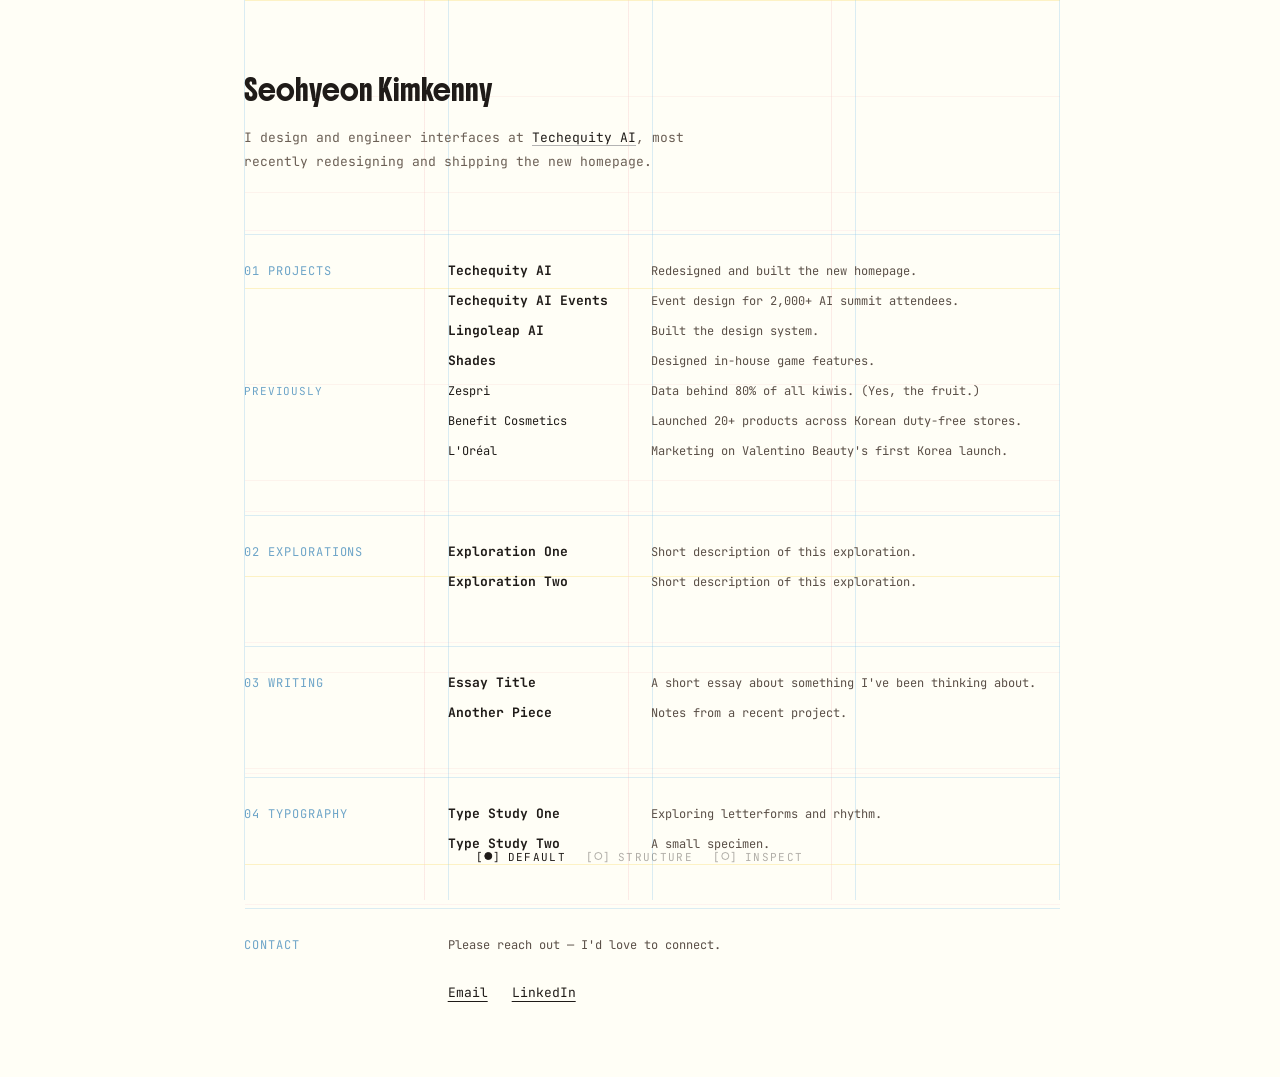
<file: index.html>
<!DOCTYPE html>
<html lang="en">
<head>
  <meta charset="UTF-8" />
  <meta name="viewport" content="width=device-width, initial-scale=1.0" />
  <title>Seohyeon Kimkenny</title>
  <link rel="preconnect" href="https://fonts.googleapis.com">
  <link rel="preconnect" href="https://fonts.gstatic.com" crossorigin>
  <link href="https://fonts.googleapis.com/css2?family=Boldonse&family=JetBrains+Mono:wght@400;700&family=Instrument+Serif:ital@0;1&display=swap" rel="stylesheet">
  <link rel="stylesheet" href="style.css" />
</head>
<body>
  <div class="grid-bg"></div>

  <main class="container">
    <!-- content rendered from kimkenny.md by JS -->
  </main>

  <!-- Structure-mode meta labels (only visible when body.structure-mode) -->
  <div class="structure-overlay" aria-hidden="true">
    <div class="meta meta-system">840 max · 4-col</div>

    <!-- column dividers (sky verticals) -->
    <div class="meta meta-col meta-col-1">01</div>
    <div class="meta meta-col meta-col-2">02</div>
    <div class="meta meta-col meta-col-3">03</div>
    <div class="meta meta-col meta-col-4">04</div>

    <!-- horizontal rhythm label (right edge) -->
    <div class="meta meta-rhythm meta-rhythm-1">24 BASE</div>

    <!-- type info (left edge, top) -->
    <div class="meta meta-type meta-type-h1">H1 · BOLDONSE 20/24</div>
    <div class="meta meta-type meta-type-body">BODY · MONO 13/24</div>

    <!-- color tokens (bottom center) -->
    <div class="meta meta-tokens">
      <span><i class="sw" style="background:#6ea5c8"></i>#6ea5c8</span>
      <span><i class="sw" style="background:#e64b82"></i>#e64b82</span>
      <span><i class="sw" style="background:#1f1b18"></i>#1f1b18</span>
      <span><i class="sw" style="background:#fdfdf8;border:1px solid rgba(0,0,0,0.1)"></i>#fdfdf8</span>
    </div>
  </div>

  <!-- Inspect-mode markdown view (rendered from kimkenny.md by JS) -->
  <div class="inspect-view" aria-hidden="true">
    <div class="inspect-header">
      <span class="inspect-file">kimkenny.md</span>
      <span class="inspect-meta">UTF-8 / Markdown</span>
    </div>
    <pre class="inspect-code"><code></code></pre>
  </div>

  <!-- Mode toggle -->
  <div class="mode-toggle" role="tablist" aria-label="View mode">
    <button class="mode-btn is-active" data-mode="default" type="button">
      <span class="mode-indicator">[<i class="mode-dot"></i>]</span>
      <span class="mode-label">Default</span>
    </button>
    <button class="mode-btn" data-mode="structure" type="button">
      <span class="mode-indicator">[<i class="mode-dot"></i>]</span>
      <span class="mode-label">Structure</span>
    </button>
    <button class="mode-btn" data-mode="inspect" type="button">
      <span class="mode-indicator">[<i class="mode-dot"></i>]</span>
      <span class="mode-label">Inspect</span>
    </button>
  </div>

  <script>
    (function () {
      var body = document.body;

      /* ----- mode toggle ----- */
      var btns = document.querySelectorAll('.mode-btn');
      btns.forEach(function (btn) {
        btn.addEventListener('click', function () {
          var mode = btn.getAttribute('data-mode');
          btns.forEach(function (b) { b.classList.toggle('is-active', b === btn); });
          body.classList.toggle('structure-mode', mode === 'structure');
          body.classList.toggle('inspect-mode', mode === 'inspect');
        });
      });

      /* ----- markdown rendering from kimkenny.md ----- */

      // escape HTML special chars
      function esc(s) {
        return s.replace(/&/g, '&amp;').replace(/</g, '&lt;').replace(/>/g, '&gt;');
      }

      // inline markdown — links + bold
      function inline(s) {
        // bold-link: **[text](url)** → <strong><a>text</a></strong>
        s = s.replace(/\*\*\[([^\]]+)\]\(([^)]+)\)\*\*/g, function (_, text, url) {
          var attr = url === '#' ? '' : ' target="_blank" rel="noopener"';
          return '<strong><a href="' + url + '"' + attr + '">' + text + '</a></strong>';
        });
        // link: [text](url)
        s = s.replace(/\[([^\]]+)\]\(([^)]+)\)/g, function (_, text, url) {
          var attr = (url === '#' || url.startsWith('mailto:')) ? '' : ' target="_blank" rel="noopener"';
          return '<a href="' + url + '"' + attr + '">' + text + '</a>';
        });
        // bold: **text**
        s = s.replace(/\*\*([^*]+)\*\*/g, '<strong>$1</strong>');
        return s;
      }

      // parse markdown into structured sections for the portfolio render
      // structure: { intro, sections: [{ id, title, subLabel?, items: [{title, desc, earlier}] }] , contact }
      function parseMd(md) {
        var lines = md.split('\n');
        var data = { intro: { title: '', tagline: '' }, sections: [], contact: null };
        var i = 0;
        var section = null;
        var inEarlier = false;

        while (i < lines.length) {
          var line = lines[i];

          // h1 — intro title
          if (/^#\s+/.test(line)) {
            data.intro.title = line.replace(/^#\s+/, '').trim();
            // next non-empty line is tagline (may span multiple lines until blank)
            i++;
            while (i < lines.length && lines[i].trim() === '') i++;
            var tag = '';
            while (i < lines.length && lines[i].trim() !== '' && !/^#/.test(lines[i]) && !/^---/.test(lines[i])) {
              tag += (tag ? ' ' : '') + lines[i].trim();
              i++;
            }
            data.intro.tagline = tag;
            continue;
          }

          // hr
          if (/^---\s*$/.test(line)) { i++; continue; }

          // h2 — start a new section
          if (/^##\s+/.test(line)) {
            var title = line.replace(/^##\s+/, '').trim();
            section = { title: title, subLabel: null, items: [] };
            data.sections.push(section);
            inEarlier = false;
            // contact section is special
            if (/^contact$/i.test(title)) {
              data.contact = { line: '', links: [] };
              i++;
              // capture contact line + links
              while (i < lines.length && !/^---\s*$/.test(lines[i]) && !/^##\s+/.test(lines[i])) {
                var cl = lines[i].trim();
                if (cl && !cl.startsWith('#') && !data.contact.line && !cl.startsWith('[')) {
                  data.contact.line = cl;
                } else if (cl.includes('[')) {
                  // parse contact links: [Email](mailto:...) · [LinkedIn](#)
                  var re = /\[([^\]]+)\]\(([^)]+)\)/g;
                  var m;
                  while ((m = re.exec(cl)) !== null) {
                    data.contact.links.push({ text: m[1], url: m[2] });
                  }
                }
                i++;
              }
              continue;
            }
            i++;
            continue;
          }

          // h3 — sub-label (e.g., Earlier)
          if (/^###\s+/.test(line)) {
            if (section) section.subLabel = line.replace(/^###\s+/, '').trim();
            inEarlier = true;
            i++;
            continue;
          }

          // list item: - **[text](url)** — desc   OR   - text — desc
          var li = line.match(/^-\s+(.+)$/);
          if (li && section) {
            var rest = li[1];
            // try bold-link form: **[title](url)** [(highlight)] — desc
            var m = rest.match(/^\*\*\[([^\]]+)\]\(([^)]+)\)\*\*(\s*\(highlight\))?\s*[—-]\s*(.+)$/);
            if (m) {
              section.items.push({ title: m[1], url: m[2], desc: m[4], earlier: inEarlier, highlight: !!m[3] });
            } else {
              // plain form: title — desc
              var m2 = rest.match(/^([^—\-]+?)\s*[—-]\s*(.+)$/);
              if (m2) {
                section.items.push({ title: m2[1].trim(), url: '#', desc: m2[2].trim(), earlier: inEarlier });
              }
            }
            i++;
            continue;
          }

          i++;
        }

        return data;
      }

      // render parsed data into the .container (default/structure modes)
      function renderPortfolio(data) {
        var c = document.querySelector('main.container');
        if (!c) return;
        var html = '';

        // intro
        html += '<section class="intro">';
        html += '<h1>' + esc(data.intro.title) + '</h1>';
        html += '<p class="tagline">' + inline(esc(data.intro.tagline)) + '</p>';
        html += '</section>';

        // sections (excluding contact, which we render last)
        data.sections.forEach(function (s) {
          if (data.contact && /^contact$/i.test(s.title)) return;
          html += '<hr />';
          html += '<section class="block">';
          html += '<div class="block-label">' + esc(s.title) + '</div>';
          if (s.subLabel) {
            html += '<div class="block-label sub-label">' + esc(s.subLabel) + '</div>';
          }
          html += '<ul class="items">';
          s.items.forEach(function (it) {
            var titleClass = 'item-title' + (it.earlier ? ' earlier-item' : '');
            var isInternal = it.url === '#' || it.url.endsWith('.html') || it.url.startsWith('/');
            var attr = isInternal ? '' : ' target="_blank" rel="noopener"';
            var hlClass = it.highlight ? ' class="item-highlight"' : '';
            html += '<li><a href="' + it.url + '"' + attr + hlClass + '>';
            html += '<span class="' + titleClass + '">' + esc(it.title) + '</span>';
            html += '<span class="item-desc">' + esc(it.desc) + '</span>';
            html += '</a></li>';
          });
          html += '</ul></section>';
        });

        // contact
        if (data.contact) {
          html += '<hr />';
          html += '<section class="block contact">';
          html += '<div class="block-label">Contact</div>';
          html += '<div class="contact-content">';
          html += '<p class="contact-line">' + esc(data.contact.line) + '</p>';
          html += '<ul class="contact-links">';
          data.contact.links.forEach(function (lk) {
            var attr = (lk.url === '#' || lk.url.startsWith('mailto:')) ? '' : ' target="_blank" rel="noopener"';
            html += '<li><a href="' + lk.url + '"' + attr + '">' + esc(lk.text) + '</a></li>';
          });
          html += '</ul></div></section>';
        }

        c.innerHTML = html;
      }

      // render raw markdown into the inspect view with line numbers + syntax tints
      function renderInspect(md) {
        var code = document.querySelector('.inspect-code code');
        if (!code) return;
        var lines = md.split('\n');
        var html = '';
        lines.forEach(function (raw, idx) {
          var n = String(idx + 1).padStart(2, ' ');
          var line = raw;
          var cls = '';
          if (/^#\s+/.test(line)) cls = 'md-h1';
          else if (/^##\s+/.test(line)) cls = 'md-h2';
          else if (/^###\s+/.test(line)) cls = 'md-h3';
          else if (/^---\s*$/.test(line)) cls = 'md-hr';

          // escape html in the raw line first
          var escLine = esc(line);

          // inline tints — color **bold-link** and [link](url) parts
          escLine = escLine.replace(/\*\*\[[^\]]+\]\([^)]+\)\*\*/g, function (m) {
            return '<span class="md-strong">' + m + '</span>';
          });
          escLine = escLine.replace(/(?<!\*)\[[^\]]+\]\([^)]+\)/g, function (m) {
            return '<span class="md-link">' + m + '</span>';
          });

          var content = cls ? '<span class="' + cls + '">' + escLine + '</span>' : escLine;
          html += '<span class="ln">' + n + '</span>' + content + '\n';
        });
        code.innerHTML = html;
      }

      // fetch the markdown source and render both views
      fetch('kimkenny.md', { cache: 'no-cache' })
        .then(function (r) {
          if (!r.ok) throw new Error('Failed to load kimkenny.md');
          return r.text();
        })
        .then(function (md) {
          var data = parseMd(md);
          renderPortfolio(data);
          renderInspect(md);
        })
        .catch(function (err) {
          var c = document.querySelector('main.container');
          if (c) c.innerHTML = '<section class="intro"><h1>Loading…</h1><p class="tagline">If this persists, this site needs to be served over http (not file://).</p></section>';
          console.error(err);
        });
    })();
  </script>
</body>
</html>
</file>
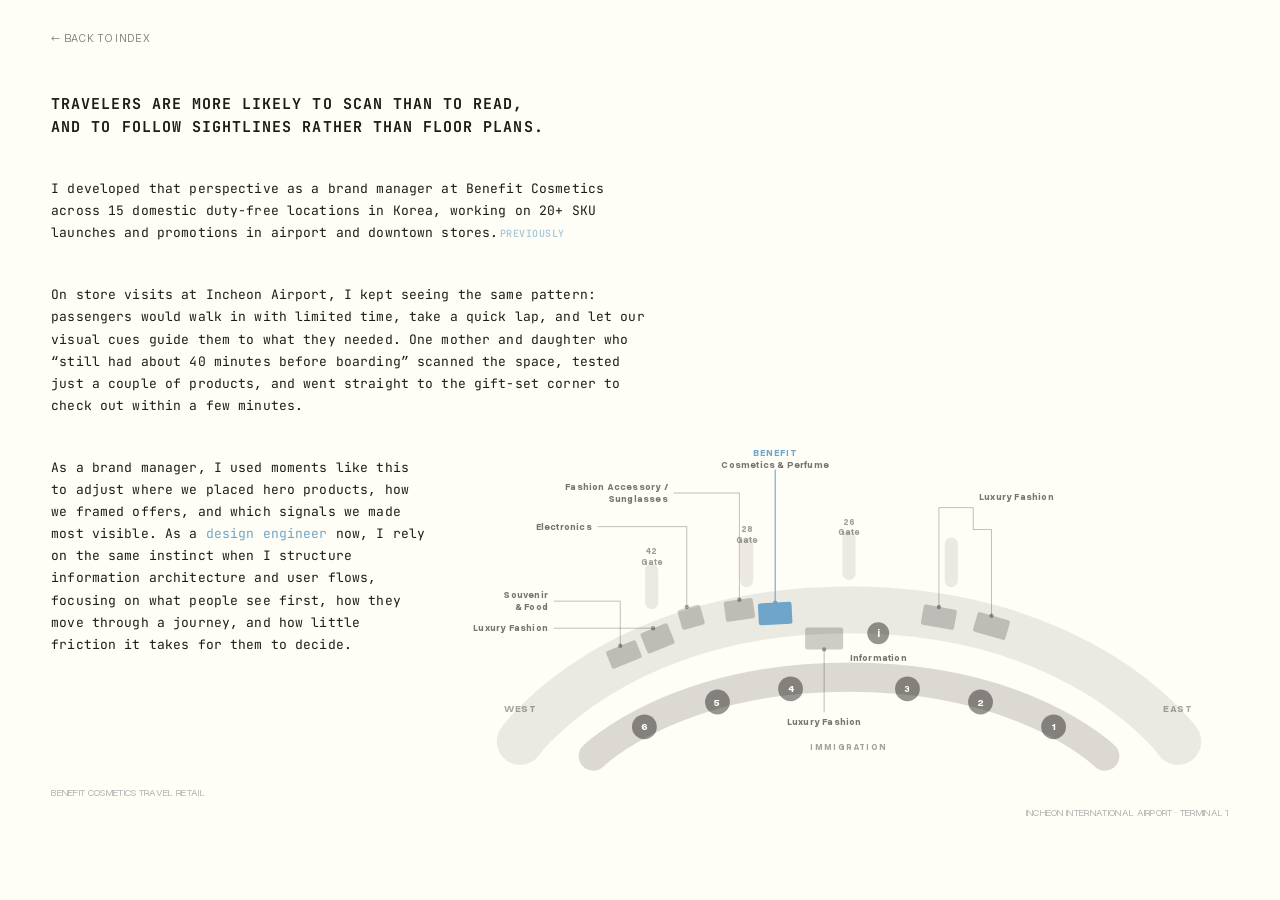
<file: benefit-cosmetics-map.html>
<!DOCTYPE html>
<html lang="en">
<head>
  <meta charset="UTF-8" />
  <meta name="viewport" content="width=device-width, initial-scale=1.0" />
  <title>Benefit Cosmetics · ICN Duty-Free — Seohyeon Kimkenny</title>
  <link rel="preconnect" href="https://fonts.googleapis.com">
  <link rel="preconnect" href="https://fonts.gstatic.com" crossorigin>
  <link href="https://fonts.googleapis.com/css2?family=Boldonse&family=JetBrains+Mono:wght@400;700&family=Instrument+Serif:ital@0;1&display=swap" rel="stylesheet">
  <link rel="stylesheet" href="style.css" />
  <style>
    /* ════════════════════════════════════════════════════════════
       benefit-cosmetics-map — full-screen editorial poster
       (Image #14 reference: one screen, corners as anchors)
       ════════════════════════════════════════════════════════════ */

    /* bundled local font — works for everyone (this page only) */
    @font-face {
      font-family: "Overused Grotesk";
      src: url("fonts/OverusedGrotesk-VF.woff2") format("woff2-variations"),
           url("fonts/OverusedGrotesk-VF.woff") format("woff-variations");
      font-weight: 300 900;
      font-display: swap;
      font-style: normal;
    }

    /* page-local type token: Overused Grotesk, mono as fallback */
    .poster, .poster * {
      --type: "Overused Grotesk", var(--mono);
    }

    .grid-bg { display: none !important; }

    html, body { height: 100%; }
    body {
      background: var(--bg);
      overflow-x: hidden;
      padding: 0;          /* override shared 78px top padding */
      display: block;      /* override shared flex centering   */
      min-height: 0;
    }
    .container { max-width: none; width: 100%; margin: 0; padding: 0; display: block; }

    .poster {
      position: relative;
      min-height: 100vh;
      width: 100%;
      padding: clamp(20px, 2vw, 28px) clamp(28px, 4vw, 72px);
      font-family: var(--type);
      color: var(--ink);
      display: flex;
      flex-direction: column;
      gap: clamp(14px, 1.6vw, 22px);
    }

    /* TOP-LEFT — back link, first thing on the page */
    .topnav {
      font-family: var(--type);
      font-size: clamp(11px, 0.9vw, 13px);
      letter-spacing: 0.06em;
      text-transform: uppercase;
      margin-bottom: clamp(14px, 1.8vw, 24px);
    }
    .topnav a {
      color: var(--ink);
      text-decoration: none;
      opacity: 0.55;
      transition: opacity 0.15s;
    }
    .topnav a:hover { opacity: 1; }

    /* title + the story, on their own lines */
    .content {
      display: flex;
      flex-direction: column;
      gap: 0;
    }

    .lede { max-width: 92ch; }
    /* editorial signature line — retained uppercase-mono accent */
    .lede-lead {
      font-family: var(--mono);
      font-weight: 700;
      font-size: 15px;
      line-height: 1.5;
      letter-spacing: 0.07em;
      text-transform: uppercase;
      text-wrap: balance;
      margin: 0 0 40px;
      max-width: 92ch;
    }
    /* sentence-case mono body — readable measure, left rag */
    .lede-body {
      font-family: var(--mono);
      font-size: 13px;
      line-height: 1.7;
      letter-spacing: 0.01em;
      margin: 0 0 40px;
      max-width: 76ch;
      text-align: left;
      text-wrap: pretty;
    }
    .accent { color: var(--accent); }

    .lede-aside {
      margin-left: 0.15em;
      font-size: 10px;
      letter-spacing: 0.05em;
      text-transform: uppercase;
      color: var(--accent);
      opacity: 0.6;
      font-weight: 600;
      white-space: nowrap;
    }

    /* wrapper: normal block flow so the float works on the text */
    .wrap { display: flow-root; }
    .lede-wrap {
      max-width: none;
      text-wrap: wrap;
      text-align: left;
      margin-top: 0;
    }

    /* MIDDLE — map floated upper-right; last paragraph wraps it */
    .stage {
      float: right;
      width: 100%;
      max-width: 760px;
      margin: -40px 0 clamp(10px, 1.2vw, 16px) clamp(24px, 3vw, 44px);
      clear: right;
    }
    .stage svg {
      width: 100%;
      height: auto;
      display: block;
      max-height: 52vh;
    }

    /* BOTTOM — minimal metadata + back link on one line */
    .footer {
      clear: both;
      display: flex;
      flex-wrap: wrap;
      align-items: baseline;
      justify-content: space-between;
      gap: clamp(20px, 4vw, 56px);
      font-size: clamp(10px, 0.82vw, 12px);
      letter-spacing: 0.03em;
      text-transform: uppercase;
      color: var(--muted);
      margin-top: -80px;
    }
    .footer a {
      color: var(--ink);
      text-decoration: none;
      border-bottom: 1px solid currentColor;
      padding-bottom: 2px;
      transition: opacity 0.15s;
      white-space: nowrap;
    }
    .footer a:hover { opacity: 0.6; }

    /* ── ICN T1 schematic — all grey, only Benefit in accent ── */
    .stage {
      --band:      color-mix(in srgb, var(--ink) 9%,  transparent);
      --band-deep: color-mix(in srgb, var(--ink) 16%, transparent);
      --store-fill:color-mix(in srgb, var(--ink) 22%, transparent);
      --line-grey: color-mix(in srgb, var(--ink) 38%, transparent);
    }
    /* terminal band = one thick rounded stroke */
    .stage .band {
      fill: none; stroke: var(--band);
      stroke-width: 64; stroke-linecap: round; stroke-linejoin: round;
    }
    .stage .gate-stub {
      stroke: var(--band); stroke-width: 18; stroke-linecap: round;
    }
    .stage .immig {
      fill: none; stroke: var(--band-deep);
      stroke-width: 40; stroke-linecap: round; stroke-linejoin: round;
    }
    .stage .store { fill: var(--store-fill); }
    .stage .store-bnft { fill: var(--accent); }

    .stage .tie { stroke: var(--line-grey); stroke-width: 1; fill: none; }
    .stage .tie-dot { fill: var(--line-grey); }
    .stage .tie-b { stroke: var(--accent); stroke-width: 1.5; fill: none; }

    .stage .imm-num   { fill: color-mix(in srgb, var(--ink) 46%, transparent); }
    .stage .imm-text {
      font-family: var(--type); font-size: 14px; font-weight: 700; fill: #fff;
    }
    .stage .info-circle { fill: color-mix(in srgb, var(--ink) 46%, transparent); }
    .stage .info-text {
      font-family: var(--type); font-size: 15px; font-weight: 700; fill: #fff;
    }

    .stage .store-label {
      font-family: var(--type); font-size: 13px; font-weight: 700;
      letter-spacing: 0.02em; fill: var(--ink); opacity: 0.6;
    }
    .stage .gate-cap {
      font-family: var(--type); font-size: 12px; font-weight: 700;
      fill: var(--ink); opacity: 0.42;
    }
    .stage .bnft-label {
      font-family: var(--type); font-size: 13px; font-weight: 700;
      letter-spacing: 0.1em; fill: var(--accent);
    }
    .stage .imm-cap {
      font-family: var(--type); font-size: 12px; font-weight: 700;
      letter-spacing: 0.16em; fill: var(--ink); opacity: 0.4;
    }
    .stage .edge-cap {
      font-family: var(--type); font-size: 14px; font-weight: 700;
      letter-spacing: 0.06em; fill: var(--ink); opacity: 0.38;
    }
    .map-caption {
      float: right;
      clear: right;
      width: 100%;
      max-width: 760px;
      margin: 8px 0 clamp(10px, 1.2vw, 16px) clamp(24px, 3vw, 44px);
      text-align: right;
      font-family: var(--type);
      font-size: clamp(10px, 0.82vw, 12px);
      font-weight: 400;
      letter-spacing: 0.03em;
      text-transform: uppercase;
      color: var(--muted);
    }

    @media (max-width: 760px) {
      .lede { max-width: none; }
      .lede-lead { max-width: none; }
      .lede-body { max-width: none; }
      .stage svg { max-height: none; }
      .wrap { display: block; }
      .stage { float: none; max-width: none; margin: clamp(16px, 4vw, 24px) 0 0; }
      .map-caption { float: none; max-width: none; margin: 8px 0 0; }
      .lede-wrap { margin-top: 0; }
    }
    @media (min-width: 1600px) {
      .lede-wrap { max-width: 92ch; }
      .footer { margin-top: auto; }
    }
  </style>
</head>
<body>
  <div class="grid-bg"></div>

  <main class="container">
    <section class="poster">

      <!-- TOP-LEFT — back link -->
      <nav class="topnav">
        <a href="index.html">← Back to index</a>
      </nav>

      <!-- TOP — title + story on their own lines -->
      <div class="content">
        <div class="lede">
          <p class="lede-lead">
            Travelers are more likely to scan than to read, and to follow
            sightlines rather than floor plans.
          </p>
          <p class="lede-body">
            I developed that perspective as a brand manager at Benefit
            Cosmetics across 15 domestic duty-free locations in Korea,
            working on 20+ SKU launches and promotions in airport and
            downtown stores.<span class="lede-aside">Previously</span>
          </p>
          <p class="lede-body">
            On store visits at Incheon Airport, I kept seeing the same
            pattern: passengers would walk in with limited time, take a quick
            lap, and let our visual cues guide them to what they needed. One
            mother and daughter who &ldquo;still had about 40 minutes before
            boarding&rdquo; scanned the space, tested just a couple of
            products, and went straight to the gift-set corner to check out
            within a few minutes.
          </p>
        </div>

        <!-- text wraps the floated map -->
        <div class="wrap">

        <!-- MIDDLE — detailed ICN T1 schematic (grey, Benefit-focused) -->
        <div class="stage">
        <svg viewBox="640 96 1040 492" xmlns="http://www.w3.org/2000/svg" role="img"
             aria-label="Schematic of Incheon Airport Terminal 1 duty-free: a grey curved concourse band with two arms rising at each side, boarding-gate stubs with gate numbers, a lower grey immigration arc with numbered circles one to six, store blocks with category leader-line labels, an information point, and the Benefit Cosmetics counter highlighted in accent colour.">

        <g transform="translate(560 0)">

          <!-- ── terminal band: single curved concourse (arms removed) ── -->
          <path class="band" d="
            M 150 540
            C 150 540, 280 360, 600 360
            C 920 360, 1050 540, 1050 540"/>

          <!-- gate stubs poking off the arch (raised above the store row) -->
          <g class="gate-stub">
            <line x1="330" y1="350" x2="330" y2="306"/>
            <line x1="460" y1="320" x2="460" y2="270"/>
            <line x1="600" y1="310" x2="600" y2="260"/>
            <line x1="740" y1="320" x2="740" y2="270"/>
          </g>
          <text x="330" y="284" class="gate-cap" text-anchor="middle">42</text>
          <text x="330" y="298" class="gate-cap" text-anchor="middle">Gate</text>
          <text x="460" y="254" class="gate-cap" text-anchor="middle">28</text>
          <text x="460" y="268" class="gate-cap" text-anchor="middle">Gate</text>
          <text x="600" y="244" class="gate-cap" text-anchor="middle">26</text>
          <text x="600" y="258" class="gate-cap" text-anchor="middle">Gate</text>

          <!-- ── lower immigration arc + numbered circles 1–6 ── -->
          <path class="immig" d="
            M 250 560
            C 250 560, 360 452, 600 452
            C 840 452, 950 560, 950 560"/>
          <g><circle class="imm-num" cx="320" cy="520" r="17"/><text x="320" y="525" class="imm-text" text-anchor="middle">6</text></g>
          <g><circle class="imm-num" cx="420" cy="486" r="17"/><text x="420" y="491" class="imm-text" text-anchor="middle">5</text></g>
          <g><circle class="imm-num" cx="520" cy="468" r="17"/><text x="520" y="473" class="imm-text" text-anchor="middle">4</text></g>
          <g><circle class="imm-num" cx="680" cy="468" r="17"/><text x="680" y="473" class="imm-text" text-anchor="middle">3</text></g>
          <g><circle class="imm-num" cx="780" cy="486" r="17"/><text x="780" y="491" class="imm-text" text-anchor="middle">2</text></g>
          <g><circle class="imm-num" cx="880" cy="520" r="17"/><text x="880" y="525" class="imm-text" text-anchor="middle">1</text></g>
          <text x="600" y="552" class="imm-cap" text-anchor="middle">IMMIGRATION</text>

          <!-- WEST / EAST -->
          <text x="150" y="500" class="edge-cap" text-anchor="middle">WEST</text>
          <text x="1050" y="500" class="edge-cap" text-anchor="middle">EAST</text>

          <!-- ── store blocks on the band + leader-line labels ── -->
          <!-- Souvenir & Food (west, low) -->
          <rect class="store" x="270" y="408" width="44" height="26" rx="3" transform="rotate(-22 292 421)"/>
          <path class="tie" d="M 287 409 L 287 348 L 196 348"/>
          <circle class="tie-dot" cx="287" cy="409" r="3"/>
          <text x="188" y="344" class="store-label" text-anchor="end">Souvenir</text>
          <text x="188" y="360" class="store-label" text-anchor="end">&amp; Food</text>

          <!-- Luxury Fashion (west) -->
          <rect class="store" x="318" y="384" width="40" height="30" rx="3" transform="rotate(-22 338 399)"/>
          <path class="tie" d="M 332 385 L 196 385"/>
          <circle class="tie-dot" cx="332" cy="385" r="3"/>
          <text x="188" y="389" class="store-label" text-anchor="end">Luxury Fashion</text>

          <!-- Electronics -->
          <rect class="store" x="368" y="356" width="32" height="28" rx="3" transform="rotate(-16 384 370)"/>
          <path class="tie" d="M 378 356 L 378 246 L 256 246"/>
          <circle class="tie-dot" cx="378" cy="356" r="3"/>
          <text x="248" y="250" class="store-label" text-anchor="end">Electronics</text>

          <!-- Fashion Accessory / Sunglasses -->
          <rect class="store" x="430" y="346" width="40" height="28" rx="3" transform="rotate(-8 450 360)"/>
          <path class="tie" d="M 450 346 L 450 200 L 360 200"/>
          <circle class="tie-dot" cx="450" cy="346" r="3"/>
          <text x="352" y="196" class="store-label" text-anchor="end">Fashion Accessory /</text>
          <text x="352" y="212" class="store-label" text-anchor="end">Sunglasses</text>

          <!-- Luxury Fashion (centre, below) -->
          <rect class="store" x="540" y="384" width="52" height="30" rx="3"/>
          <path class="tie" d="M 566 414 L 566 500"/>
          <circle class="tie-dot" cx="566" cy="414" r="3"/>
          <text x="566" y="518" class="store-label" text-anchor="middle">Luxury Fashion</text>

          <!-- Luxury Fashion (right cluster — 2 blocks) -->
          <rect class="store" x="700" y="356" width="46" height="28" rx="3" transform="rotate(10 723 370)"/>
          <rect class="store" x="772" y="368" width="46" height="28" rx="3" transform="rotate(16 795 382)"/>
          <path class="tie" d="M 723 356 L 723 220 L 770 220"/>
          <path class="tie" d="M 795 368 L 795 250 L 770 250 L 770 220"/>
          <circle class="tie-dot" cx="723" cy="356" r="3"/>
          <circle class="tie-dot" cx="795" cy="368" r="3"/>
          <text x="778" y="210" class="store-label">Luxury Fashion</text>

          <!-- Information ⓘ — set apart so it doesn't collide with Benefit -->
          <g><circle class="info-circle" cx="640" cy="392" r="15"/><text x="640" y="397" class="info-text" text-anchor="middle">i</text></g>
          <text x="640" y="430" class="store-label" text-anchor="middle">Information</text>

          <!-- ── Benefit — one counter, the only accent element ── -->
          <rect class="store-bnft" x="476" y="350" width="46" height="30" rx="3" transform="rotate(-3 499 365)"/>
          <path class="tie-b" d="M 499 350 L 499 168"/>
          <circle cx="499" cy="350" r="3" fill="var(--accent)"/>
          <text x="499" y="150" class="bnft-label" text-anchor="middle">BENEFIT</text>
          <text x="499" y="166" class="store-label" text-anchor="middle" fill="var(--accent)" opacity="1">Cosmetics &amp; Perfume</text>

        </g>
        </svg>
      </div>

        <!-- map caption (HTML, right-aligned under the map) -->
        <p class="map-caption">INCHEON INTERNATIONAL AIRPORT · TERMINAL 1</p>

        <p class="lede-body lede-wrap">
          As a brand manager, I used moments like this to adjust where we
          placed hero products, how we framed offers, and which signals we
          made most visible. As a <span class="accent">design engineer</span>
          now, I rely on the same instinct when I structure information
          architecture and user flows, focusing on what people see
          first, how they move through a journey, and how little friction it
          takes for them to decide.
        </p>

        </div>
      </div>

      <!-- BOTTOM — minimal metadata -->
      <footer class="footer">
        <span>Benefit Cosmetics Travel Retail</span>
      </footer>

    </section>
  </main>

</body>
</html>
</file>
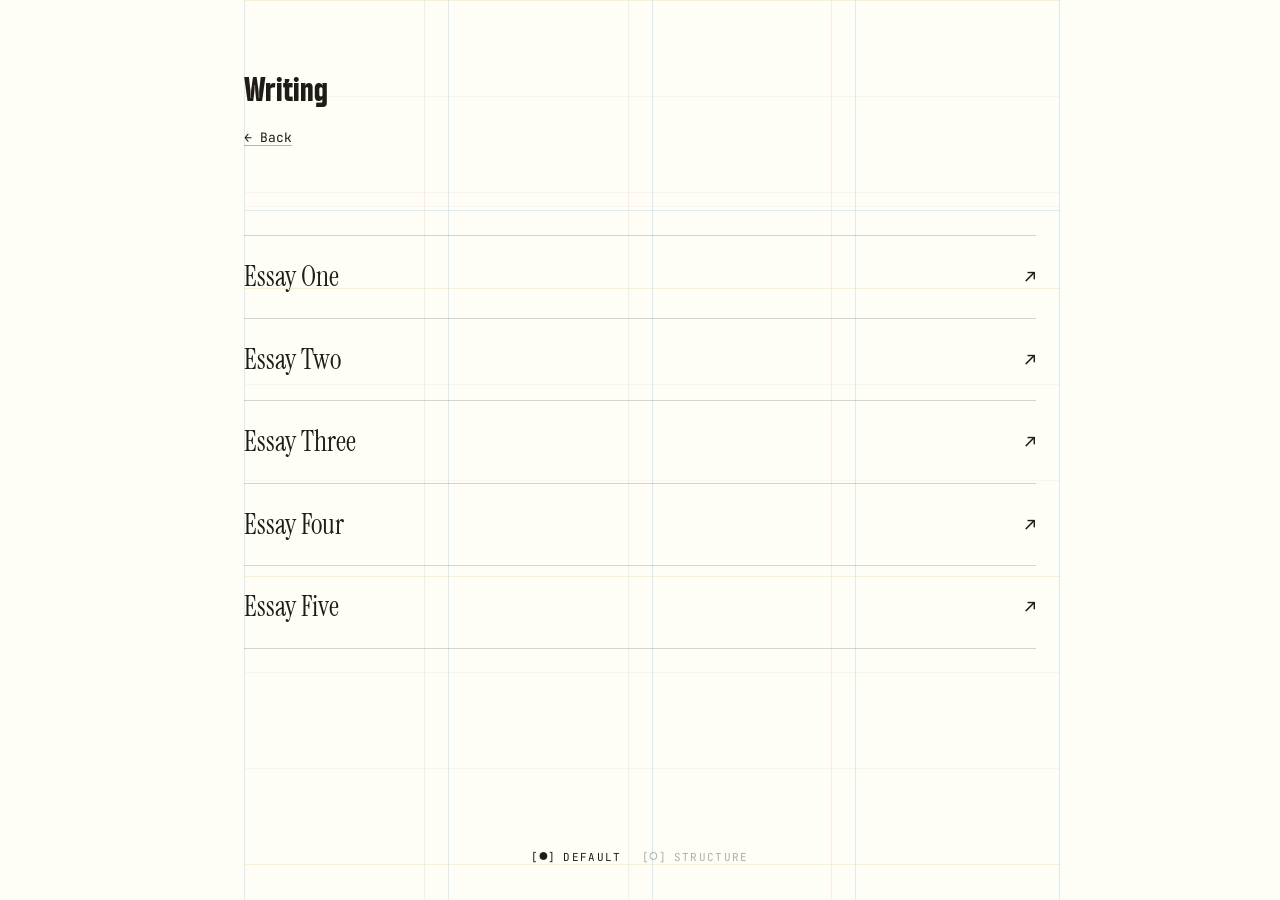
<file: writing.html>
<!DOCTYPE html>
<html lang="en">
<head>
  <meta charset="UTF-8" />
  <meta name="viewport" content="width=device-width, initial-scale=1.0" />
  <title>Writing — Seohyeon Kimkenny</title>
  <link rel="preconnect" href="https://fonts.googleapis.com">
  <link rel="preconnect" href="https://fonts.gstatic.com" crossorigin>
  <link href="https://fonts.googleapis.com/css2?family=Boldonse&family=JetBrains+Mono:wght@400;700&family=Instrument+Serif:ital@0;1&display=swap" rel="stylesheet">
  <link rel="stylesheet" href="style.css" />
</head>
<body>
  <div class="grid-bg"></div>

  <main class="container">
    <section class="intro">
      <h1>Writing</h1>
      <p class="tagline"><a href="index.html">← Back</a></p>
    </section>

    <hr />

    <ul class="writing-list">
      <li><a href="#">
        <span class="writing-title">Essay One</span>
        <span class="writing-arrow">↗</span>
      </a></li>
      <li><a href="#">
        <span class="writing-title">Essay Two</span>
        <span class="writing-arrow">↗</span>
      </a></li>
      <li><a href="#">
        <span class="writing-title">Essay Three</span>
        <span class="writing-arrow">↗</span>
      </a></li>
      <li><a href="#">
        <span class="writing-title">Essay Four</span>
        <span class="writing-arrow">↗</span>
      </a></li>
      <li><a href="#">
        <span class="writing-title">Essay Five</span>
        <span class="writing-arrow">↗</span>
      </a></li>
    </ul>
  </main>

  <!-- Mode toggle -->
  <div class="mode-toggle" role="tablist" aria-label="View mode">
    <button class="mode-btn is-active" data-mode="default" type="button">
      <span class="mode-indicator">[<i class="mode-dot"></i>]</span>
      <span class="mode-label">Default</span>
    </button>
    <button class="mode-btn" data-mode="structure" type="button">
      <span class="mode-indicator">[<i class="mode-dot"></i>]</span>
      <span class="mode-label">Structure</span>
    </button>
  </div>

  <script>
    (function () {
      var body = document.body;
      var btns = document.querySelectorAll('.mode-btn');
      btns.forEach(function (btn) {
        btn.addEventListener('click', function () {
          var mode = btn.getAttribute('data-mode');
          btns.forEach(function (b) { b.classList.toggle('is-active', b === btn); });
          body.classList.toggle('structure-mode', mode === 'structure');
        });
      });
    })();
  </script>
</body>
</html>
</file>
<file: style.css>
/* ---------- reset ---------- */
* { box-sizing: border-box; margin: 0; padding: 0; }

:root {
  --bg: #fffef6;
  --ink: #1f1b18;
  --muted: #b3b3b3;
  --accent: #6ea5c8;
  --line: rgba(180, 90, 110, 0.08);     /* warm pink-tinted neutral grid line */
  --line-soft: rgba(0, 0, 0, 0.015);
  --check-tint: rgba(0, 0, 0, 0.01);
  --line-pink: rgba(230, 75, 130, 0.14);
  --line-sky: rgba(140, 200, 235, 0.32);
  --mono: 'JetBrains Mono', ui-monospace, Menlo, monospace;
  --serif: 'Instrument Serif', Georgia, serif;
  --display: 'Boldonse', 'JetBrains Mono', monospace;

  --content-width: 840px;
  --col-gap: 0px;
}

/* Text selection — sky accent tint, site-wide */
::selection {
  background: rgba(110, 165, 200, 0.45);
  color: var(--ink);
}
::-moz-selection {
  background: rgba(110, 165, 200, 0.45);
  color: var(--ink);
}

html, body {
  background: var(--bg);
  color: var(--ink);
  min-height: 100vh;
  -webkit-font-smoothing: antialiased;
}

body {
  display: flex;
  justify-content: center;
  align-items: flex-start;
  min-height: 100vh;
  padding: 78px 24px 72px;   /* extra 6px top so text baselines land on grid lines */
  position: relative;
}

/* ---------- line-art check pattern with subtle pink + sky ---------- */
.grid-bg {
  position: fixed;
  top: 0;
  left: 50%;
  transform: translateX(-50%);
  width: var(--content-width);
  height: 100vh;
  pointer-events: none;
  z-index: 0;

  background-image:
    /* 2. PINK side verticals — 24px to the left of each inner sky pillar. 3 different dusty tones for tartan check pattern. */
    linear-gradient(to right,
      /* warm dusty rose */
      transparent calc(27.25% - 25px), rgba(245, 200, 200, 0.35) calc(27.25% - 25px), rgba(245, 200, 200, 0.35) calc(27.25% - 24px), transparent calc(27.25% - 24px),
      /* bright yellow */
      transparent calc(51.5% - 25px),  rgba(245, 200, 200, 0.35) calc(51.5% - 25px),  rgba(245, 200, 200, 0.35) calc(51.5% - 24px),  transparent calc(51.5% - 24px),
      /* bright yellow */
      transparent calc(75.75% - 25px), rgba(245, 200, 200, 0.35) calc(75.75% - 25px), rgba(245, 200, 200, 0.35) calc(75.75% - 24px), transparent calc(75.75% - 24px)),
    /* 4. SKY verticals at 3 / 27.25 / 51.5 / 75.75 / 100 — 4 equal columns of 24.25% each */
    linear-gradient(to right,
      transparent calc(3% - 1px),     var(--line-sky) calc(3% - 1px),     var(--line-sky) 3%,     transparent 3%,
      transparent calc(27.25% - 1px), var(--line-sky) calc(27.25% - 1px), var(--line-sky) 27.25%, transparent 27.25%,
      transparent calc(51.5% - 1px),  var(--line-sky) calc(51.5% - 1px),  var(--line-sky) 51.5%,  transparent 51.5%,
      transparent calc(75.75% - 1px), var(--line-sky) calc(75.75% - 1px), var(--line-sky) 75.75%, transparent 75.75%,
      transparent calc(100% - 1px),   var(--line-sky) calc(100% - 1px),   var(--line-sky) 100%,   transparent 100%),
    /* 4b. PINK verticals: each sits 96px (≈11.43%) to the left of a sky line for square check pattern */
    linear-gradient(to right,
      transparent 0, transparent 100%),
    /* 5. horizontal lines, every 96px — soft baby pink */
    linear-gradient(to bottom, rgba(245, 200, 200, 0.20) 1px, transparent 1px),
    /* 6. horizontal LEMON YELLOW accent — 288px repeat */
    linear-gradient(to bottom, rgba(255, 250, 0, 0.20) 1px, transparent 1px),
    /* 7. horizontal accent slot (empty) */
    linear-gradient(to bottom, transparent 1px, transparent 1px);

  background-size:
    100% 100%,
    100% 100%,
    100% 100%,
    calc(100% - 3%) 96px,
    calc(100% - 3%) 288px,
    calc(100% - 3%) 576px;
  background-position: 0 0, 0 0, 0 0, 100% 0, 100% 0, 100% 0;
  background-repeat:
    no-repeat,
    no-repeat,
    no-repeat,
    repeat-y,
    repeat-y,
    repeat-y;

  border-left: none;
  border-right: none;
}

/* ---------- container with 4 equal columns ---------- */
.container {
  position: relative;
  z-index: 1;
  width: 100%;
  max-width: var(--content-width);
  display: grid;
  grid-template-columns: repeat(4, 1fr);
  gap: var(--col-gap);
  font-family: var(--mono);
  font-size: 13px;
  line-height: 24px;   /* baseline: every line of text sits on a 24px grid line */
}

/* ---------- column number markers (1, 2, 3, 4) ---------- */
.column-numbers {
  grid-column: 1 / -1;
  display: grid;
  grid-template-columns: repeat(4, 1fr);
  font-family: var(--mono);
  font-size: 11px;
  color: var(--muted);
  margin-bottom: 64px;
  padding-bottom: 8px;
}

.column-numbers span {
  padding: 8px 12px;
}

/* ---------- intro: name + description in one section ---------- */
.intro {
  grid-column: 1 / -1;
  padding-left: 24px;
  margin-bottom: 8px;
}

.intro h1 {
  font-family: var(--display);
  font-weight: 400;
  font-size: 20px;
  letter-spacing: 0;
  line-height: 24px;
  margin: 0 0 24px;
}

.intro .tagline {
  font-family: var(--mono);
  font-size: 13px;
  color: #6b5f55;
  font-weight: 400;
  line-height: 24px;
  max-width: 60ch;
  margin: 0;
}

.intro .tagline a {
  color: var(--ink);
  text-decoration: underline;
  text-decoration-color: var(--muted);
  text-underline-offset: 3px;
  transition: color 0.2s ease, text-decoration-color 0.2s ease, font-weight 0.2s ease;
}

.intro .tagline a:hover {
  color: var(--accent);
  text-decoration-color: var(--accent);
  font-weight: 700;
}

/* ---------- horizontal divider: pink + sky double line, aligned to sky vertical at 3% ---------- */
hr {
  grid-column: 1 / -1;
  border: none;
  height: 5px;
  margin: 48px 0 24px;   /* more space above + below */
  margin-left: 3%;
  width: 97%;
  background-image:
    linear-gradient(to bottom,
      rgba(230, 75, 130, 0.06) 0,
      rgba(230, 75, 130, 0.06) 1px,
      transparent 1px,
      transparent 4px,
      var(--line-sky) 4px,
      var(--line-sky) 5px,
      transparent 5px);
  background-size: 100% 5px;
  background-repeat: no-repeat;
  background-position: 0 0;
}

/* ---------- section block: occupies all 4 columns ---------- */
.block {
  grid-column: 1 / -1;
  display: grid;
  grid-template-columns: repeat(4, 1fr);
}

.block-label {
  grid-column: 1 / 2;
  font-family: var(--mono);
  font-size: 12px;
  text-transform: uppercase;
  letter-spacing: 0.08em;
  color: var(--accent);
  line-height: 24px;
  padding: 0 0 0 24px;
  align-self: start;   /* pin to top of section so it aligns with first item */
}

/* sub-label: a second .block-label that aligns to a specific item row.
   Uses absolute positioning relative to .block. */
.block { position: relative; }

.block-label.sub-label {
  position: absolute;
  top: 0;
  left: 24px;   /* match other text padding so EARLIER aligns with sky line */
  /* aligned to 5th item (Zespri): 4 items × (line-height 24px + row-gap 6px) = 120px */
  margin-top: 120px;
  font-size: 11px;
  font-weight: 400;
  padding-left: 0;   /* override the .block-label padding since we use absolute left */
}

/* "Earlier" company names use normal weight + smaller size, black */
.earlier-item {
  font-weight: 400 !important;
  font-size: 12px !important;
}

/* ---------- items: title in col 2, desc in col 3-4 ---------- */
.items {
  grid-column: 2 / -1;
  display: grid;
  grid-template-columns: 1fr 2fr;
  list-style: none;
  row-gap: 6px;
}

.items li {
  display: contents;
}

.items a {
  display: contents;
  text-decoration: none;
  color: var(--ink);
}

/* item-title sits in container column 2 (starts at 25% = 210px). Sky 2 is at 27.25% = 228.9px,
   so 18.9px into the column. Match column 1 visual: text starts ~1.2px before sky → padding 17.7px. */
.item-title {
  font-family: var(--mono);
  font-weight: 700;
  font-size: 13px;
  line-height: 24px;
  padding-left: 17.7px;
  align-self: baseline;
  transition: color 0.2s ease;
}

/* item-desc sits in container column 3 (starts at 50% = 420px). Sky 3 is at 51.5% = 432.6px,
   so 12.6px into the column. Padding 11.4px to match the same offset. */
.item-desc {
  font-family: var(--mono);
  font-size: 12px;
  line-height: 24px;
  color: #5a4f47;
  padding-left: 11.4px;
  align-self: baseline;
  transition: color 0.2s ease;
}

/* hover effects only on highlighted items (4 marked with (highlight) in md) */
.items a.item-highlight:hover .item-title,
.items a.item-highlight:hover .item-desc { color: var(--accent); }

.items a.item-highlight:hover .item-title {
  text-decoration: underline;
  text-decoration-color: rgba(110, 165, 200, 0.55);
  text-underline-offset: 3px;
  font-weight: 700;
}

/* ---------- contact block ----------
   contact-content sits in container column 2. Same offset as item-title: 17.7px. */
.contact-content {
  grid-column: 2 / -1;
  padding-left: 17.7px;
}

.contact-line {
  font-family: var(--mono);
  font-size: 12px;
  line-height: 24px;
  color: #5a4f47;
  margin-bottom: 24px;
}

.contact-links {
  list-style: none;
  display: flex;
  gap: 24px;
  font-family: var(--mono);
  font-size: 13px;
  line-height: 24px;
}

.contact-links a {
  color: var(--ink);
  text-decoration: underline;
  text-underline-offset: 4px;
  transition: color 0.2s ease;
}

.contact-links a:hover { color: var(--accent); }

/* ---------- writing list: serif essay titles with arrow + dividers ---------- */
.writing-list {
  grid-column: 1 / -1;
  list-style: none;
  padding: 0;
  margin: 0;
  padding-left: 24px;
  padding-right: 24px;
}

.writing-list li {
  border-top: 1px solid rgba(31, 27, 24, 0.18);
}

.writing-list li:last-child {
  border-bottom: 1px solid rgba(31, 27, 24, 0.18);
}

.writing-list a {
  display: flex;
  align-items: flex-start;
  justify-content: space-between;
  gap: 24px;
  padding: 24px 0;
  text-decoration: none;
  color: var(--ink);
  transition: color 0.2s ease;
}

.writing-list a:hover { color: var(--accent); }

.writing-title {
  font-family: var(--serif);
  font-size: 28px;
  line-height: 1.2;
  font-weight: 400;
  letter-spacing: 0;
  flex: 1;
}

.writing-arrow {
  font-family: var(--mono);
  font-size: 18px;
  line-height: 1.2;
  flex-shrink: 0;
  padding-top: 6px;
  transition: transform 0.2s ease;
}

.writing-list a:hover .writing-arrow {
  transform: translate(2px, -2px);
}

/* ---------- mode toggle: minimal radio-style (Design / Structure) ---------- */
.mode-toggle {
  position: fixed;
  bottom: 32px;
  left: 50%;
  transform: translateX(-50%);
  z-index: 100;
  display: inline-flex;
  align-items: center;
  gap: 20px;
  font-family: var(--mono);
  font-size: 11px;
  letter-spacing: 0.12em;
  text-transform: uppercase;
}

.mode-btn {
  border: none;
  background: transparent;
  font: inherit;
  letter-spacing: inherit;
  text-transform: inherit;
  color: rgba(31, 27, 24, 0.35);
  cursor: pointer;
  padding: 4px 0;
  display: inline-flex;
  align-items: center;
  gap: 8px;
  transition: color 0.15s ease;
}

/* bracketed status indicator: [○] inactive, [●] active.
   brackets are real text; dot is a CSS shape so it's perfectly centered */
.mode-indicator {
  font-family: var(--mono);
  letter-spacing: 0;
  display: inline-flex;
  align-items: center;
  gap: 1px;
}

.mode-dot {
  display: inline-block;
  width: 8px;
  height: 8px;
  border: 1px solid currentColor;
  border-radius: 50%;
  background: transparent;
  box-sizing: border-box;
  transition: background 0.15s ease;
  /* nudge to align optical center with bracket characters */
  position: relative;
  top: -1px;
}

.mode-btn:hover { color: rgba(31, 27, 24, 0.7); }

.mode-btn.is-active { color: var(--ink); }
.mode-btn.is-active .mode-dot {
  background: currentColor;
}

/* ---------- structure overlay (only visible in structure mode) ---------- */
.structure-overlay {
  display: none;
  position: fixed;
  inset: 0;
  pointer-events: none;
  z-index: 50;
  font-family: var(--mono);
  font-size: 9px;
  color: rgba(31, 27, 24, 0.45);
  letter-spacing: 0.06em;
  text-transform: uppercase;
}

body.structure-mode .structure-overlay { display: block; }

/* In structure mode, keep the default grid exactly the same and just emphasize
   the 4 sky verticals (column dividers) so the structure reads clearly. */
body.structure-mode .grid-bg {
  background-image:
    /* 2. PINK side verticals — 24px to the left of each inner sky pillar (dusty tones) */
    linear-gradient(to right,
      transparent calc(27.25% - 25px), rgba(245, 200, 200, 0.40) calc(27.25% - 25px), rgba(245, 200, 200, 0.40) calc(27.25% - 24px), transparent calc(27.25% - 24px),
      transparent calc(51.5% - 25px),  rgba(245, 200, 200, 0.40) calc(51.5% - 25px),  rgba(245, 200, 200, 0.40) calc(51.5% - 24px),  transparent calc(51.5% - 24px),
      transparent calc(75.75% - 25px), rgba(245, 200, 200, 0.40) calc(75.75% - 25px), rgba(245, 200, 200, 0.40) calc(75.75% - 24px), transparent calc(75.75% - 24px)),
    /* 4. SKY verticals at 3 / 27.25 / 51.5 / 75.75 / 100 — STRONGER, 4 equal columns */
    linear-gradient(to right,
      transparent calc(3% - 1px),     rgba(110, 165, 200, 0.7) calc(3% - 1px),     rgba(110, 165, 200, 0.7) 3%,     transparent 3%,
      transparent calc(27.25% - 1px), rgba(110, 165, 200, 0.7) calc(27.25% - 1px), rgba(110, 165, 200, 0.7) 27.25%, transparent 27.25%,
      transparent calc(51.5% - 1px),  rgba(110, 165, 200, 0.7) calc(51.5% - 1px),  rgba(110, 165, 200, 0.7) 51.5%,  transparent 51.5%,
      transparent calc(75.75% - 1px), rgba(110, 165, 200, 0.7) calc(75.75% - 1px), rgba(110, 165, 200, 0.7) 75.75%, transparent 75.75%,
      transparent calc(100% - 1px),   rgba(110, 165, 200, 0.7) calc(100% - 1px),   rgba(110, 165, 200, 0.7) 100%,   transparent 100%),
    /* 4b. PINK verticals — 96px to the left of each sky pillar */
    linear-gradient(to right,
      transparent 0, transparent 100%),
    /* 5. horizontal 96px ROW — soft baby pink (kept as default) */
    linear-gradient(to bottom, rgba(245, 200, 200, 0.20) 1px, transparent 1px),
    /* 6. horizontal SKY 288px section (kept as default) */
    linear-gradient(to bottom, rgba(110, 165, 200, 0.14) 1px, transparent 1px),
    /* 7. horizontal LEMON YELLOW 576px (was pink) */
    linear-gradient(to bottom, rgba(255, 250, 0, 0.20) 1px, transparent 1px);

  background-size:
    100% 100%,
    100% 100%,
    100% 100%,
    calc(100% - 3%) 96px,
    calc(100% - 3%) 288px,
    calc(100% - 3%) 576px;
  background-position: 0 0, 0 0, 0 0, 100% 0, 100% 0, 100% 0;
  background-repeat:
    no-repeat,
    no-repeat,
    no-repeat,
    repeat-y,
    repeat-y,
    repeat-y;
  border-right: none;
}

.meta {
  position: absolute;
  white-space: nowrap;
  line-height: 12px;
  /* tiny page-color background so labels stay readable when they overlap a grid line */
  background: var(--bg);
  padding: 1px 4px;
  font-weight: 500;
}

/* system header — moved down so it doesn't overlap with 01 column marker */
.meta-system {
  top: 44px;
  left: 50%;
  transform: translateX(-50%);
  letter-spacing: 0.12em;
  color: rgba(31, 27, 24, 0.6);
}

/* type hierarchy — moved BELOW column markers */
.meta-type {
  color: rgba(31, 27, 24, 0.55);
  letter-spacing: 0.12em;
  left: calc(50vw - 420px + 840px * 0.03 + 4px);
}
.meta-type-h1 {
  top: 44px;
}
.meta-type-body {
  top: 58px;
}

/* column markers — moved UP, same row as system header */
.meta-col {
  top: 14px;
  letter-spacing: 0.12em;
  color: rgba(110, 165, 200, 1);
}
/* sky verticals at 3 / 27.25 / 51.5 / 75.75 / 100% of the 840px content area */
.meta-col-1 { left: calc(50vw - 420px + 840px * 0.03 + 4px); }
.meta-col-2 { left: calc(50vw - 420px + 840px * 0.2725 + 4px); }
.meta-col-3 { left: calc(50vw - 420px + 840px * 0.515 + 4px); }
.meta-col-4 { left: calc(50vw - 420px + 840px * 0.7575 + 4px); }

/* margin labels just outside the sky lines (3% / 97%) */
.meta-margin-l {
  top: 56px;
  /* aligned inside sky line at 3%, same as 01 column marker */
  left: calc(50vw - 420px + 840px * 0.03 + 4px);
  color: rgba(110, 165, 200, 0.9);
}
.meta-margin-r {
  top: 56px;
  /* right-aligned to same edge as 24 BASE label */
  right: calc(50vw - 420px + 4px);
  left: auto;
  color: rgba(110, 165, 200, 0.9);
}

/* baseline rhythm — placed on top row, right-aligned with the right margin label
   (right of grid box, inside the right edge) */
.meta-rhythm {
  top: 44px;
  color: rgba(31, 27, 24, 0.55);
  letter-spacing: 0.12em;
}
.meta-rhythm-1 {
  /* mirror the right-margin "3%" label so both align to the same right edge */
  right: calc(50vw - 420px + 4px);
  left: auto;
}

/* color tokens row at the bottom (above the toggle button) */
.meta-tokens {
  bottom: 88px;
  left: 50%;
  transform: translateX(-50%);
  display: flex;
  align-items: center;
  gap: 18px;
  letter-spacing: 0.08em;
  color: rgba(31, 27, 24, 0.5);
}
.meta-tokens span {
  display: inline-flex;
  align-items: center;
  gap: 6px;
}
.meta-tokens .sw {
  display: inline-block;
  width: 8px;
  height: 8px;
  border-radius: 50%;
}

/* ---------- inspect mode (dark, markdown-style code view) ---------- */
.inspect-view {
  display: none;
  position: fixed;
  inset: 0;
  z-index: 60;
  background: #1a1a1a;
  color: #d0d0d0;
  font-family: var(--mono);
  font-size: 13px;
  line-height: 24px;
  overflow-y: auto;
  padding: 0;
}

body.inspect-mode .inspect-view { display: block; }
body.inspect-mode .grid-bg { display: none; }
body.inspect-mode .container { display: none; }
body.inspect-mode .structure-overlay { display: none; }

/* update toggle styles for dark inspect mode background */
body.inspect-mode .mode-toggle {
  color: #d0d0d0;
}
body.inspect-mode .mode-btn {
  color: rgba(208, 208, 208, 0.4);
}
body.inspect-mode .mode-btn:hover { color: rgba(208, 208, 208, 0.8); }
body.inspect-mode .mode-btn.is-active { color: #f0f0f0; }
body.inspect-mode .mode-btn.is-active::before {
  background: #f0f0f0;
  border-color: #f0f0f0;
  box-shadow: inset 0 0 0 2px #1a1a1a;
}

.inspect-header {
  display: flex;
  justify-content: space-between;
  padding: 24px 32px;
  font-size: 11px;
  letter-spacing: 0.06em;
  color: rgba(208, 208, 208, 0.5);
}

.inspect-code {
  margin: 0;
  padding: 0 32px 120px;
  font-family: var(--mono);
  font-size: 13px;
  line-height: 24px;
  color: #d0d0d0;
  white-space: pre;
  overflow-x: auto;
}

.inspect-code code { display: block; }

/* line numbers */
.inspect-code .ln {
  display: inline-block;
  width: 40px;
  margin-right: 24px;
  color: rgba(208, 208, 208, 0.3);
  text-align: right;
  user-select: none;
}

/* markdown syntax tints */
.md-h1 { color: #f0f0f0; }                       /* white for h1 */
.md-h2 { color: #f0f0f0; }                       /* white for h2 */
.md-h3 { color: rgba(240, 240, 240, 0.85); }     /* near-white for h3 */
.md-link { color: #6ea5c8; }                     /* sky for links */
.md-strong { color: #f0f0f0; }                   /* white for bold */
.md-hr { color: rgba(208, 208, 208, 0.4); }      /* dim for hr */

/* ---------- responsive ---------- */
@media (max-width: 820px) {
  body { padding: 40px 24px 80px; }

  /* keep grid-bg visible on mobile, but shrink to viewport width
     and hide the inner column verticals (25/50/75% grey + 50% center)
     since the layout collapses to 1 column. keep symmetric left/right edges,
     sky, pink — left edge at 3% sky, right edge mirrored at 97%. */
  .grid-bg {
    width: 100%;
    left: 0;
    transform: none;
    border-right: none;
    background-image:
      /* 1. SKY verticals — keep 3/28/53/78 plus mirror at 97 for symmetric right edge */
      linear-gradient(to right,
        transparent calc(3% - 1px),  var(--line-sky) calc(3% - 1px),  var(--line-sky) 3%,  transparent 3%,
        transparent calc(28% - 1px), var(--line-sky) calc(28% - 1px), var(--line-sky) 28%, transparent 28%,
        transparent calc(53% - 1px), var(--line-sky) calc(53% - 1px), var(--line-sky) 53%, transparent 53%,
        transparent calc(78% - 1px), var(--line-sky) calc(78% - 1px), var(--line-sky) 78%, transparent 78%,
        transparent calc(97% - 1px), var(--line-sky) calc(97% - 1px), var(--line-sky) 97%, transparent 97%),
      /* 1b. PINK verticals — softer on mobile to reduce check pattern density */
      linear-gradient(to right,
        transparent 0, transparent 100%),
      /* 5. horizontal lines — soft baby pink, softer on mobile */
      linear-gradient(to bottom, rgba(245, 200, 200, 0.14) 1px, transparent 1px),
      /* 6. horizontal sky accent — softer */
      linear-gradient(to bottom, rgba(110, 165, 200, 0.08) 1px, transparent 1px),
      /* 7. horizontal LEMON YELLOW accent — was pink */
      linear-gradient(to bottom, rgba(255, 250, 0, 0.20) 1px, transparent 1px);
    background-size:
      100% 100%,
      100% 100%,
      94% 96px,
      94% 288px,
      94% 576px;
    background-position: 0 0, 0 0, 50% 0, 50% 0, 50% 0;
    background-repeat:
      no-repeat,
      no-repeat,
      repeat-y,
      repeat-y,
      repeat-y;
  }

  .container { grid-template-columns: 1fr; }
  .column-numbers { display: none; }
  .intro,
  .block,
  .items,
  .contact-content { grid-column: 1 / -1; padding: 0; }
  .block { grid-template-columns: 1fr; gap: 16px; }
  .items { grid-template-columns: 1fr; row-gap: 4px; }
  .item-title, .item-desc, .block-label { padding: 0; }
  .items li { display: list-item; margin-bottom: 20px; }
  .items a { display: block; }
  .item-title { display: block; font-size: 15px; }
  .item-desc { display: block; margin-top: 4px; font-size: 15px; }
  .intro h1 { font-size: 28px; line-height: 32px; margin-bottom: 16px; }
  .intro .tagline { font-size: 16px; line-height: 24px; }
  .block-label { font-size: 11px; margin-bottom: 12px; }
  .earlier-item { font-size: 14px !important; }

  /* Earlier sub-label: in mobile, drop the absolute positioning so it flows
     naturally between Shades and Zespri instead of overlapping content */
  .block-label.sub-label {
    position: static;
    margin-top: 16px;
    margin-bottom: 8px;
  }

  /* hr: span from sky line at 3vw to sky line at 97vw (symmetric)
     (offset for body padding: 24px each side) */
  hr {
    margin-top: 32px;
    margin-bottom: 32px;
    margin-left: calc(3vw - 24px);
    width: 94vw;
  }

  /* contact links wrap on smaller screens */
  .contact-links { flex-wrap: wrap; gap: 16px 24px; font-size: 15px; }
  .contact-line { font-size: 15px; }

  /* structure overlay on mobile — show 01-04, 24 BASE, color tokens with viewport-based positioning */
  .meta-system { font-size: 9px; max-width: 90vw; white-space: normal; text-align: center; }

  /* hide type labels (too long for mobile width) */
  .meta-type { display: none; }

  /* reposition column markers to mobile sky verticals (3/28/53/78%) */
  .meta-col {
    font-size: 9px;
    top: 14px;
  }
  .meta-col-1 { left: calc(3vw + 4px); }
  .meta-col-2 { left: calc(28vw + 4px); }
  .meta-col-3 { left: calc(53vw + 4px); }
  .meta-col-4 { left: calc(78vw + 4px); }

  /* 24 BASE near right sky line (97%) */
  .meta-rhythm {
    font-size: 9px;
    top: 14px;
  }
  .meta-rhythm-1 {
    right: calc(3vw + 4px);
    left: auto;
  }

  /* color tokens — smaller and tighter for mobile */
  .meta-tokens {
    font-size: 8px;
    gap: 8px;
    bottom: 88px;
  }
  .meta-tokens .sw {
    width: 6px;
    height: 6px;
  }

  /* inspect mode (dark code view) — tighter padding, smaller text, and word-wrap on mobile
     so users don't need horizontal scroll. Line numbers stay aligned to first line of each
     wrapped block via flex/grid simulation. */
  .inspect-header {
    padding: 16px 16px;
    font-size: 10px;
  }
  .inspect-code {
    padding: 0 16px 120px;
    font-size: 12px;
    line-height: 22px;
    white-space: pre-wrap;       /* allow long lines to wrap on mobile */
    word-break: break-word;      /* break long unbroken strings (URLs, etc.) */
    overflow-x: hidden;
  }
  .inspect-code .ln {
    width: 24px;
    margin-right: 12px;
    font-size: 11px;
    vertical-align: top;         /* keep line number at top of wrapped block */
  }
}
</file>
